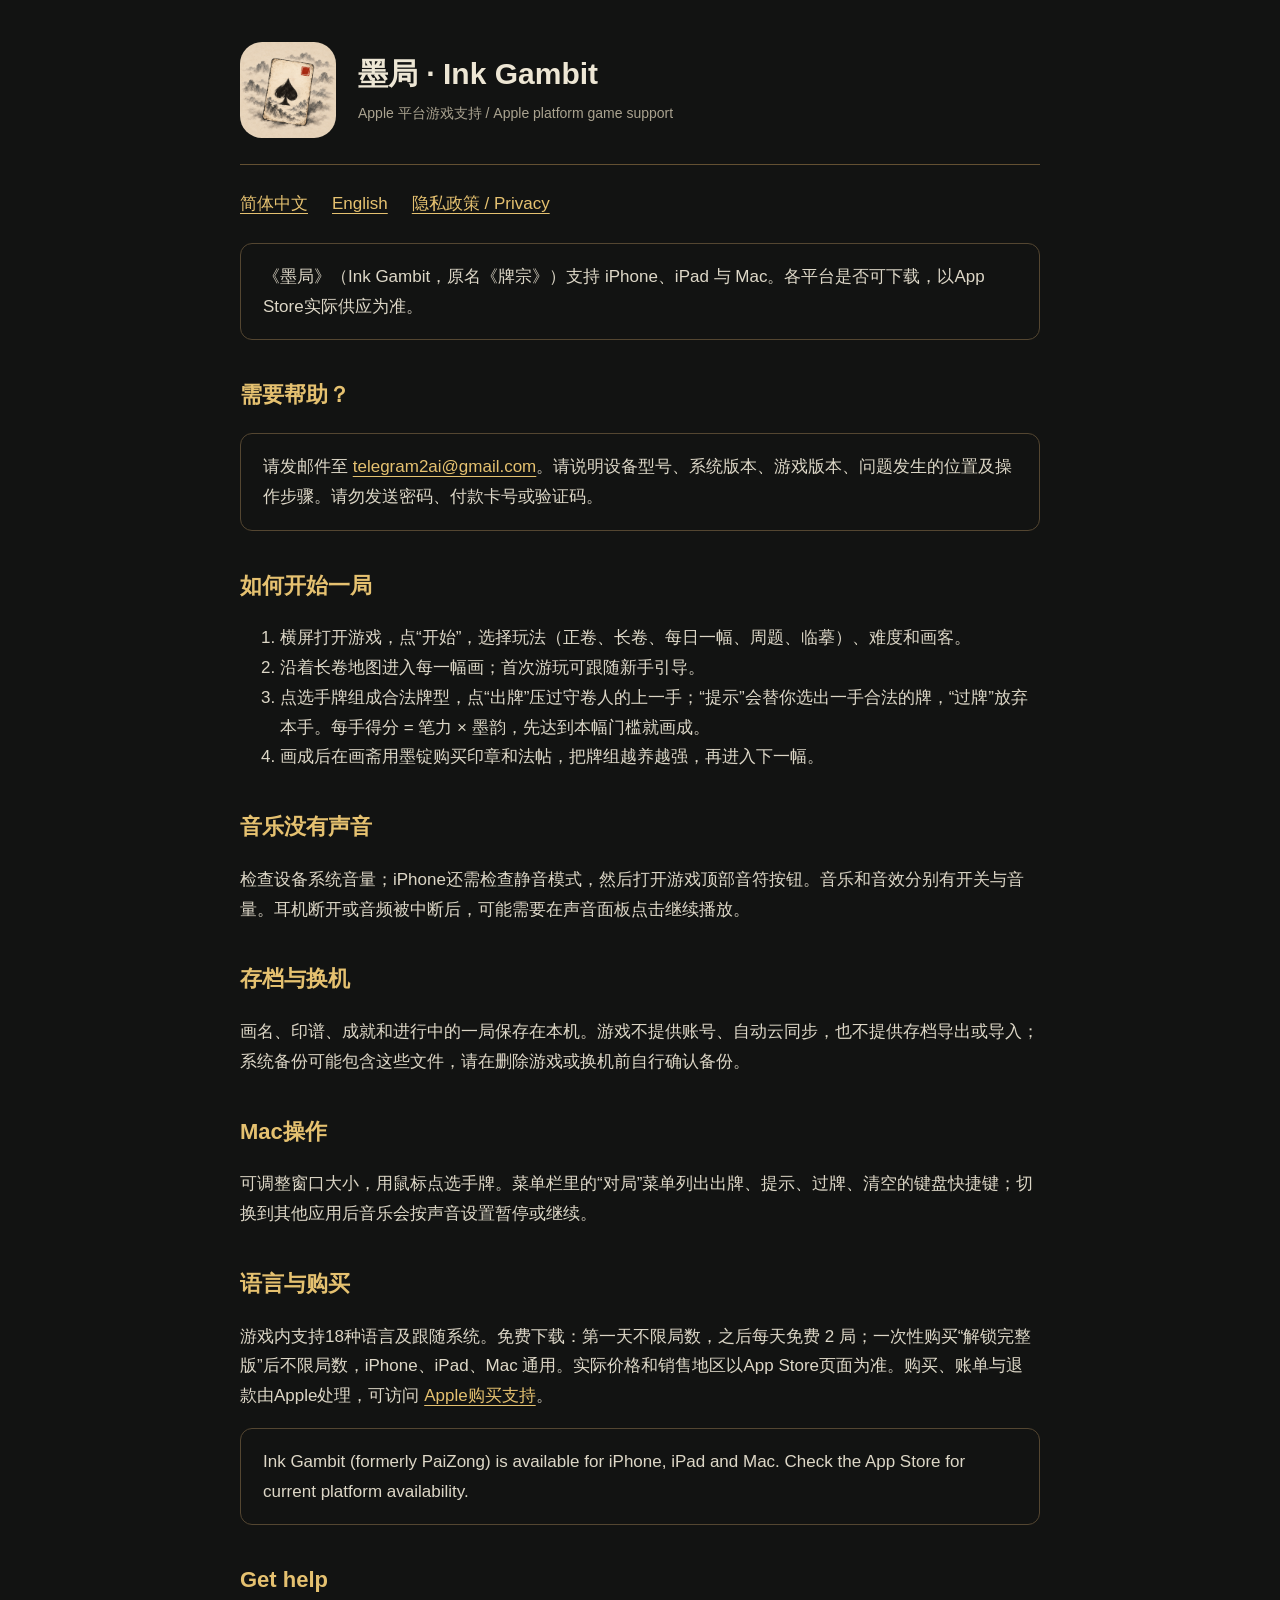
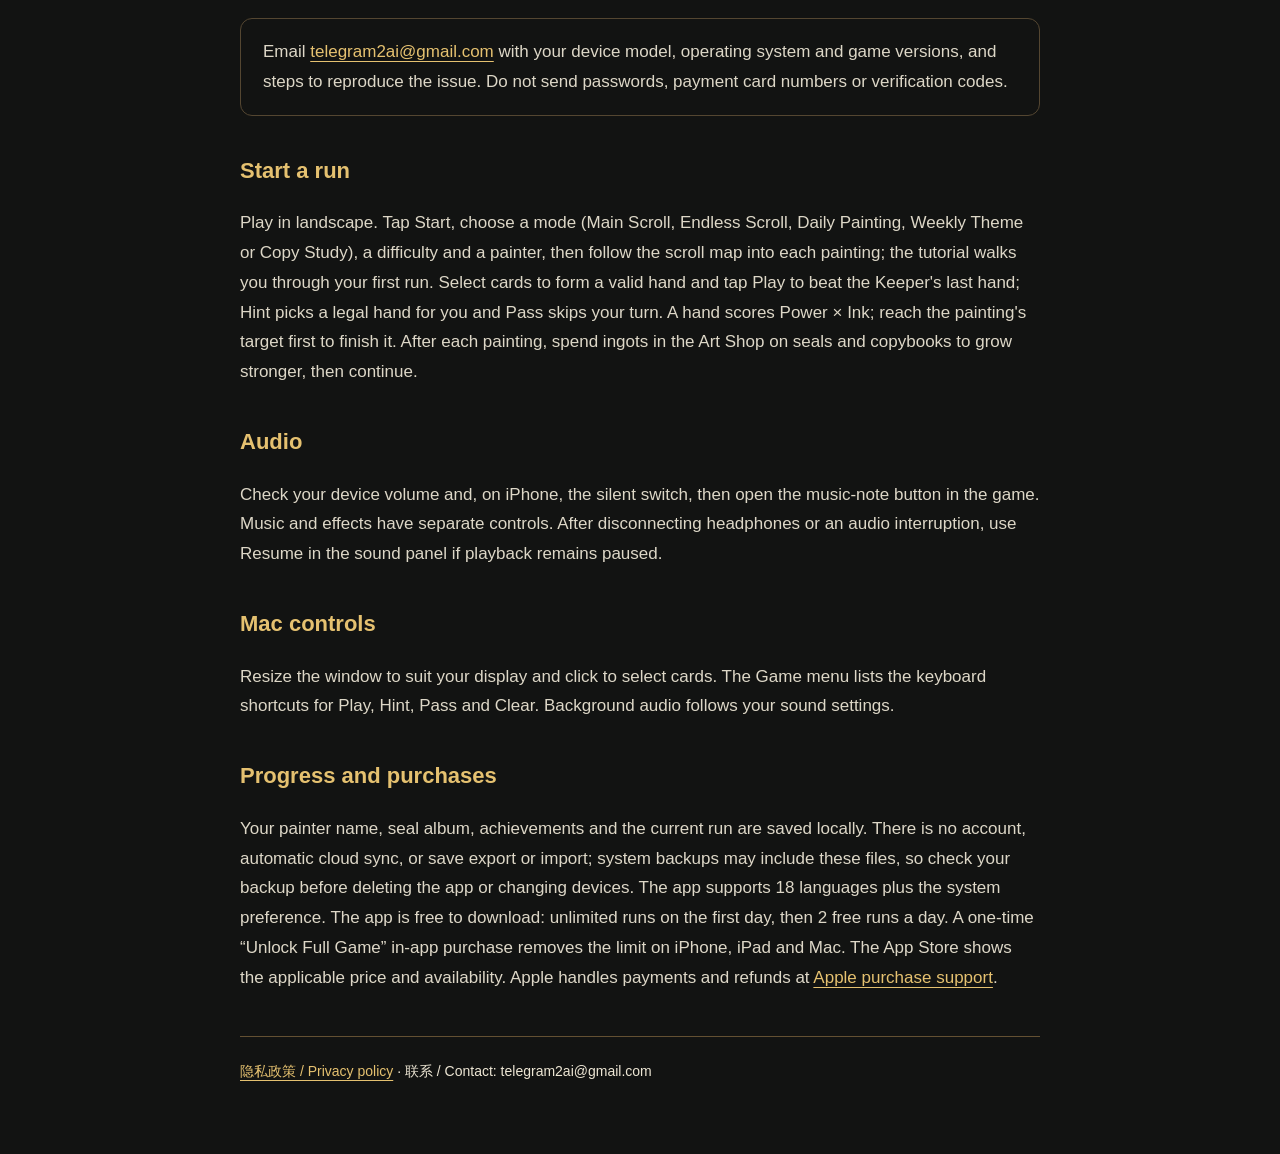
<file: index.html>
<!doctype html><html lang="zh-Hans"><head><meta charset="utf-8"><meta name="viewport" content="width=device-width,initial-scale=1"><title>墨局 · Ink Gambit — 支持 / Support</title><link rel="stylesheet" href="style.css"></head><body>
<header><img src="icon.png" alt="墨局图标"><div><h1>墨局 · Ink Gambit</h1><div class="muted">Apple 平台游戏支持 / Apple platform game support</div></div></header>
<nav><a href="#zh">简体中文</a><a href="#en" lang="en">English</a><a href="privacy.html">隐私政策 / Privacy</a></nav>
<section id="zh"><p class="card">《墨局》（Ink Gambit，原名《牌宗》）支持 iPhone、iPad 与 Mac。各平台是否可下载，以App Store实际供应为准。</p><h2>需要帮助？</h2><p class="card">请发邮件至 <a href="mailto:telegram2ai@gmail.com">telegram2ai@gmail.com</a>。请说明设备型号、系统版本、游戏版本、问题发生的位置及操作步骤。请勿发送密码、付款卡号或验证码。</p>
<h2>如何开始一局</h2><ol><li>横屏打开游戏，点“开始”，选择玩法（正卷、长卷、每日一幅、周题、临摹）、难度和画客。</li><li>沿着长卷地图进入每一幅画；首次游玩可跟随新手引导。</li><li>点选手牌组成合法牌型，点“出牌”压过守卷人的上一手；“提示”会替你选出一手合法的牌，“过牌”放弃本手。每手得分 = 笔力 × 墨韵，先达到本幅门槛就画成。</li><li>画成后在画斋用墨锭购买印章和法帖，把牌组越养越强，再进入下一幅。</li></ol>
<h2>音乐没有声音</h2><p>检查设备系统音量；iPhone还需检查静音模式，然后打开游戏顶部音符按钮。音乐和音效分别有开关与音量。耳机断开或音频被中断后，可能需要在声音面板点击继续播放。</p>
<h2>存档与换机</h2><p>画名、印谱、成就和进行中的一局保存在本机。游戏不提供账号、自动云同步，也不提供存档导出或导入；系统备份可能包含这些文件，请在删除游戏或换机前自行确认备份。</p>
<h2>Mac操作</h2><p>可调整窗口大小，用鼠标点选手牌。菜单栏里的“对局”菜单列出出牌、提示、过牌、清空的键盘快捷键；切换到其他应用后音乐会按声音设置暂停或继续。</p><h2>语言与购买</h2><p>游戏内支持18种语言及跟随系统。免费下载：第一天不限局数，之后每天免费 2 局；一次性购买“解锁完整版”后不限局数，iPhone、iPad、Mac 通用。实际价格和销售地区以App Store页面为准。购买、账单与退款由Apple处理，可访问 <a href="https://reportaproblem.apple.com/">Apple购买支持</a>。</p></section>
<section id="en" lang="en"><p class="card">Ink Gambit (formerly PaiZong) is available for iPhone, iPad and Mac. Check the App Store for current platform availability.</p><h2>Get help</h2><p class="card">Email <a href="mailto:telegram2ai@gmail.com">telegram2ai@gmail.com</a> with your device model, operating system and game versions, and steps to reproduce the issue. Do not send passwords, payment card numbers or verification codes.</p>
<h2>Start a run</h2><p>Play in landscape. Tap Start, choose a mode (Main Scroll, Endless Scroll, Daily Painting, Weekly Theme or Copy Study), a difficulty and a painter, then follow the scroll map into each painting; the tutorial walks you through your first run. Select cards to form a valid hand and tap Play to beat the Keeper's last hand; Hint picks a legal hand for you and Pass skips your turn. A hand scores Power × Ink; reach the painting's target first to finish it. After each painting, spend ingots in the Art Shop on seals and copybooks to grow stronger, then continue.</p>
<h2>Audio</h2><p>Check your device volume and, on iPhone, the silent switch, then open the music-note button in the game. Music and effects have separate controls. After disconnecting headphones or an audio interruption, use Resume in the sound panel if playback remains paused.</p>
<h2>Mac controls</h2><p>Resize the window to suit your display and click to select cards. The Game menu lists the keyboard shortcuts for Play, Hint, Pass and Clear. Background audio follows your sound settings.</p><h2>Progress and purchases</h2><p>Your painter name, seal album, achievements and the current run are saved locally. There is no account, automatic cloud sync, or save export or import; system backups may include these files, so check your backup before deleting the app or changing devices. The app supports 18 languages plus the system preference. The app is free to download: unlimited runs on the first day, then 2 free runs a day. A one-time “Unlock Full Game” in-app purchase removes the limit on iPhone, iPad and Mac. The App Store shows the applicable price and availability. Apple handles payments and refunds at <a href="https://reportaproblem.apple.com/">Apple purchase support</a>.</p></section>
<footer><a href="privacy.html">隐私政策 / Privacy policy</a> · 联系 / Contact: telegram2ai@gmail.com</footer></body></html>
</file>
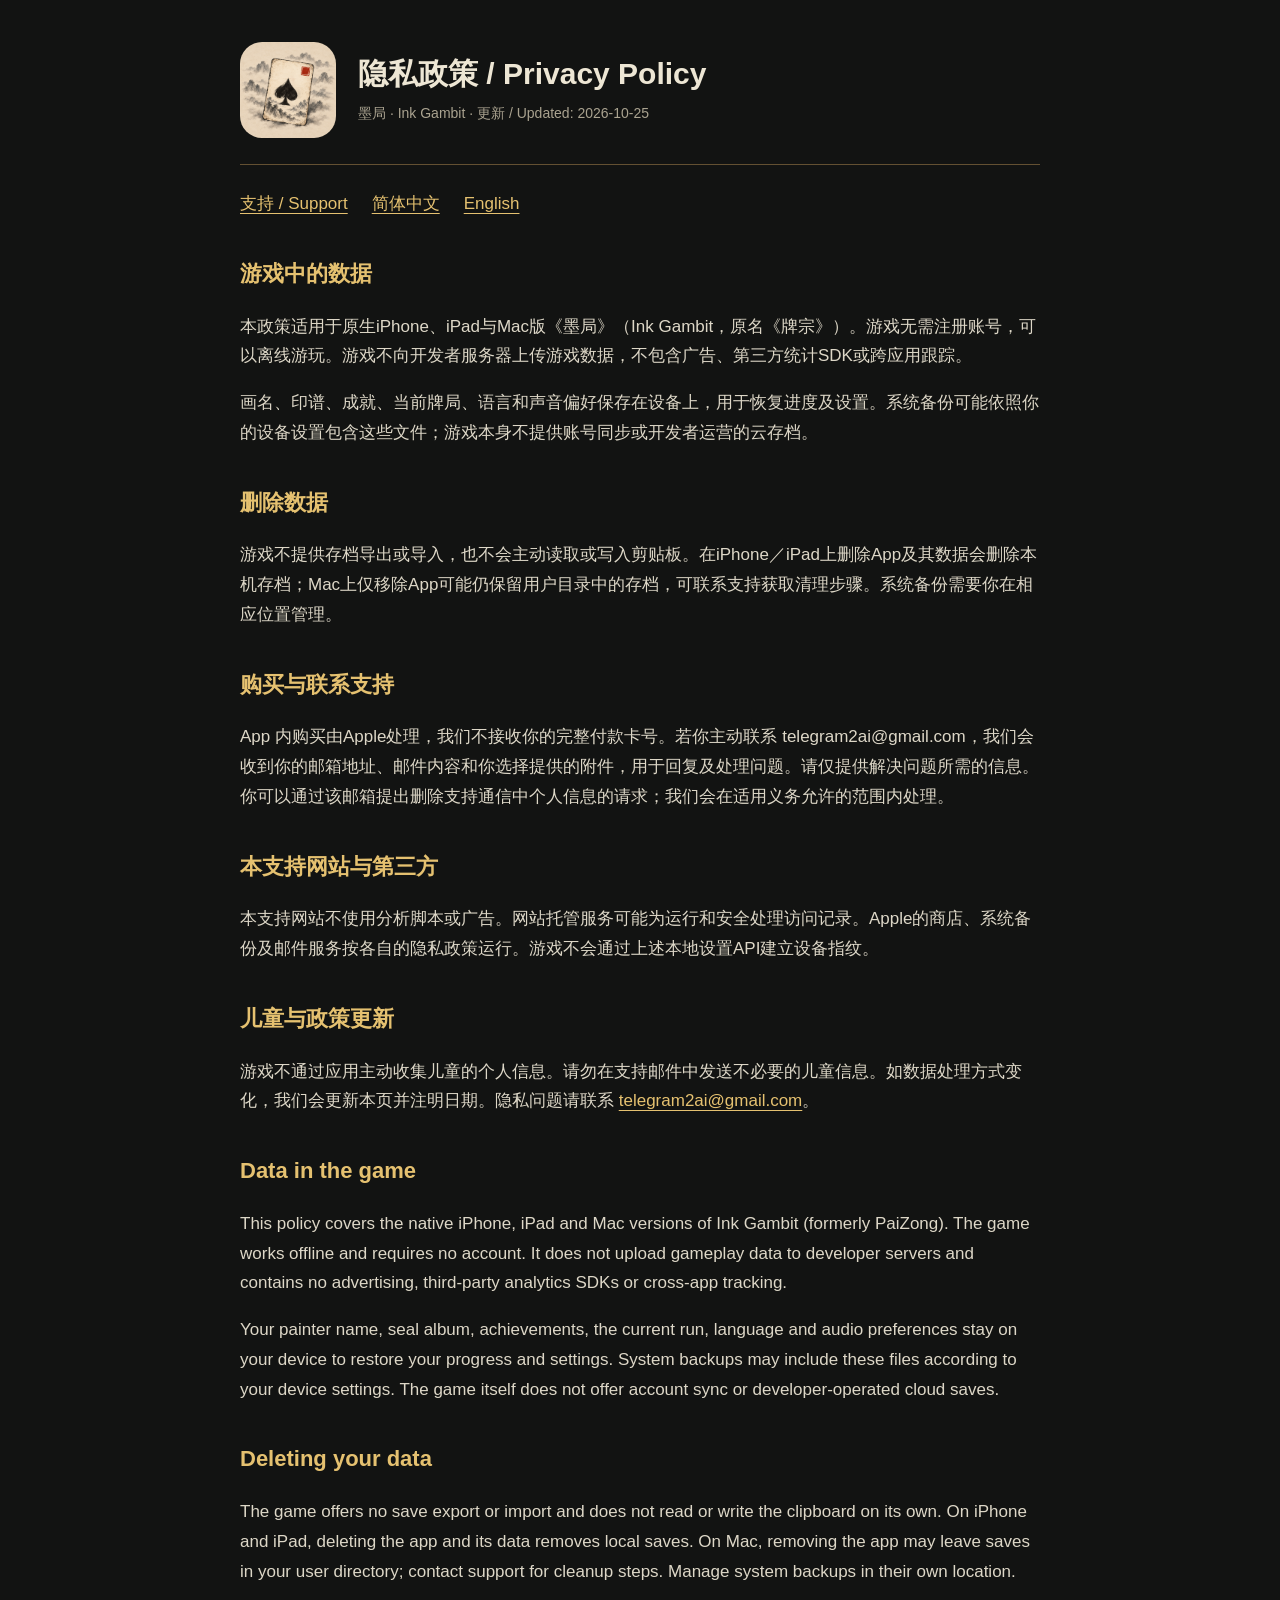
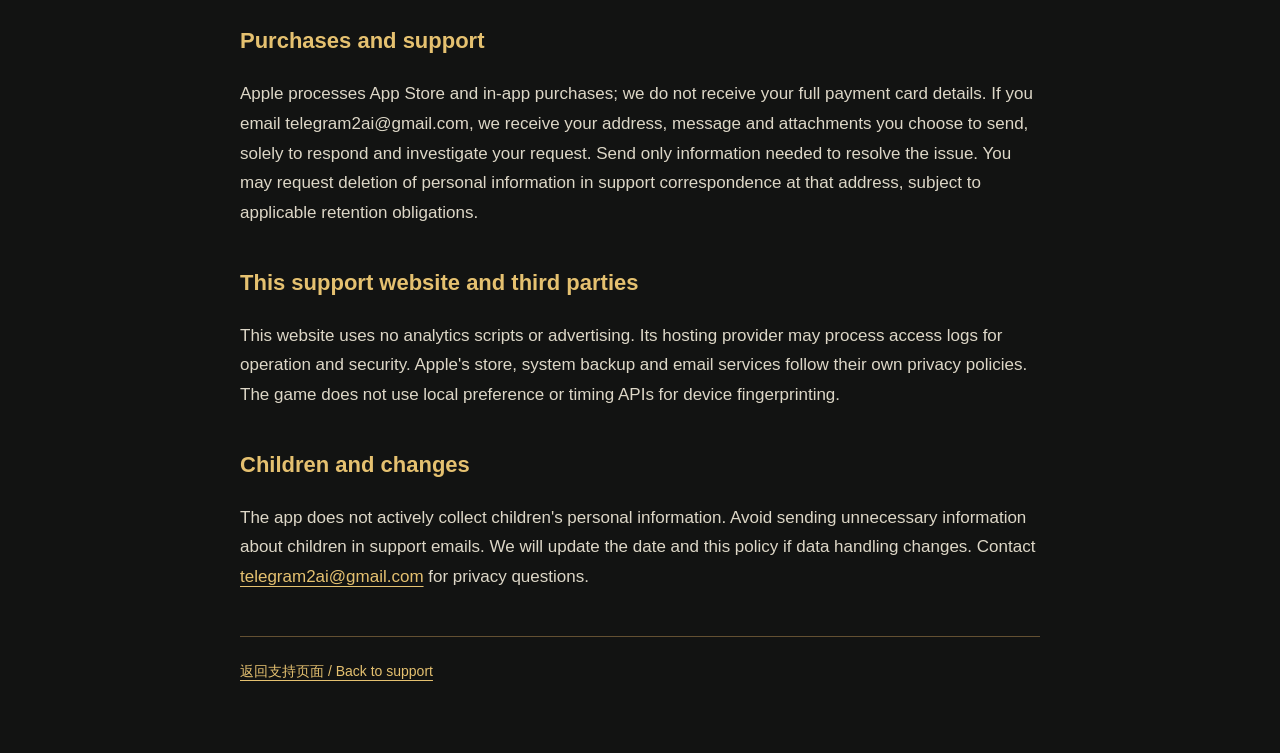
<file: privacy.html>
<!doctype html><html lang="zh-Hans"><head><meta charset="utf-8"><meta name="viewport" content="width=device-width,initial-scale=1"><title>墨局 · Ink Gambit — 隐私政策 / Privacy Policy</title><link rel="stylesheet" href="style.css"></head><body>
<header><img src="icon.png" alt="墨局图标"><div><h1>隐私政策 / Privacy Policy</h1><div class="muted">墨局 · Ink Gambit · 更新 / Updated: 2026-10-25</div></div></header>
<nav><a href="index.html">支持 / Support</a><a href="#zh">简体中文</a><a href="#en" lang="en">English</a></nav>
<section id="zh"><h2>游戏中的数据</h2><p>本政策适用于原生iPhone、iPad与Mac版《墨局》（Ink Gambit，原名《牌宗》）。游戏无需注册账号，可以离线游玩。游戏不向开发者服务器上传游戏数据，不包含广告、第三方统计SDK或跨应用跟踪。</p>
<p>画名、印谱、成就、当前牌局、语言和声音偏好保存在设备上，用于恢复进度及设置。系统备份可能依照你的设备设置包含这些文件；游戏本身不提供账号同步或开发者运营的云存档。</p>
<h2>删除数据</h2><p>游戏不提供存档导出或导入，也不会主动读取或写入剪贴板。在iPhone／iPad上删除App及其数据会删除本机存档；Mac上仅移除App可能仍保留用户目录中的存档，可联系支持获取清理步骤。系统备份需要你在相应位置管理。</p>
<h2>购买与联系支持</h2><p>App 内购买由Apple处理，我们不接收你的完整付款卡号。若你主动联系 telegram2ai@gmail.com，我们会收到你的邮箱地址、邮件内容和你选择提供的附件，用于回复及处理问题。请仅提供解决问题所需的信息。你可以通过该邮箱提出删除支持通信中个人信息的请求；我们会在适用义务允许的范围内处理。</p>
<h2>本支持网站与第三方</h2><p>本支持网站不使用分析脚本或广告。网站托管服务可能为运行和安全处理访问记录。Apple的商店、系统备份及邮件服务按各自的隐私政策运行。游戏不会通过上述本地设置API建立设备指纹。</p>
<h2>儿童与政策更新</h2><p>游戏不通过应用主动收集儿童的个人信息。请勿在支持邮件中发送不必要的儿童信息。如数据处理方式变化，我们会更新本页并注明日期。隐私问题请联系 <a href="mailto:telegram2ai@gmail.com">telegram2ai@gmail.com</a>。</p></section>
<section id="en" lang="en"><h2>Data in the game</h2><p>This policy covers the native iPhone, iPad and Mac versions of Ink Gambit (formerly PaiZong). The game works offline and requires no account. It does not upload gameplay data to developer servers and contains no advertising, third-party analytics SDKs or cross-app tracking.</p>
<p>Your painter name, seal album, achievements, the current run, language and audio preferences stay on your device to restore your progress and settings. System backups may include these files according to your device settings. The game itself does not offer account sync or developer-operated cloud saves.</p>
<h2>Deleting your data</h2><p>The game offers no save export or import and does not read or write the clipboard on its own. On iPhone and iPad, deleting the app and its data removes local saves. On Mac, removing the app may leave saves in your user directory; contact support for cleanup steps. Manage system backups in their own location.</p>
<h2>Purchases and support</h2><p>Apple processes App Store and in-app purchases; we do not receive your full payment card details. If you email telegram2ai@gmail.com, we receive your address, message and attachments you choose to send, solely to respond and investigate your request. Send only information needed to resolve the issue. You may request deletion of personal information in support correspondence at that address, subject to applicable retention obligations.</p>
<h2>This support website and third parties</h2><p>This website uses no analytics scripts or advertising. Its hosting provider may process access logs for operation and security. Apple's store, system backup and email services follow their own privacy policies. The game does not use local preference or timing APIs for device fingerprinting.</p>
<h2>Children and changes</h2><p>The app does not actively collect children's personal information. Avoid sending unnecessary information about children in support emails. We will update the date and this policy if data handling changes. Contact <a href="mailto:telegram2ai@gmail.com">telegram2ai@gmail.com</a> for privacy questions.</p></section>
<footer><a href="index.html">返回支持页面 / Back to support</a></footer></body></html>
</file>
<file: style.css>
:root{color-scheme:dark;font:17px/1.75 -apple-system,BlinkMacSystemFont,"Segoe UI",sans-serif;background:#121312;color:#ede6d4}body{max-width:800px;margin:auto;padding:42px 24px 70px}header{display:flex;gap:22px;align-items:center;border-bottom:1px solid #635032;padding-bottom:26px}header img{width:96px;height:96px;border-radius:22px}h1{font-size:30px;line-height:1.3;margin:0 0 8px}h2{font-size:22px;margin-top:36px;color:#e5c170}p,li{color:#ddd7c7}a{color:#e5c170;text-underline-offset:4px}nav{display:flex;gap:24px;margin:24px 0}.muted{color:#aaa390;font-size:14px}.card{padding:18px 22px;border:1px solid #544631;border-radius:12px}footer{margin-top:44px;border-top:1px solid #635032;padding-top:22px;font-size:14px}section{scroll-margin-top:20px}@media(max-width:480px){body{padding:26px 18px}h1{font-size:24px}header img{width:72px;height:72px}}
</file>
